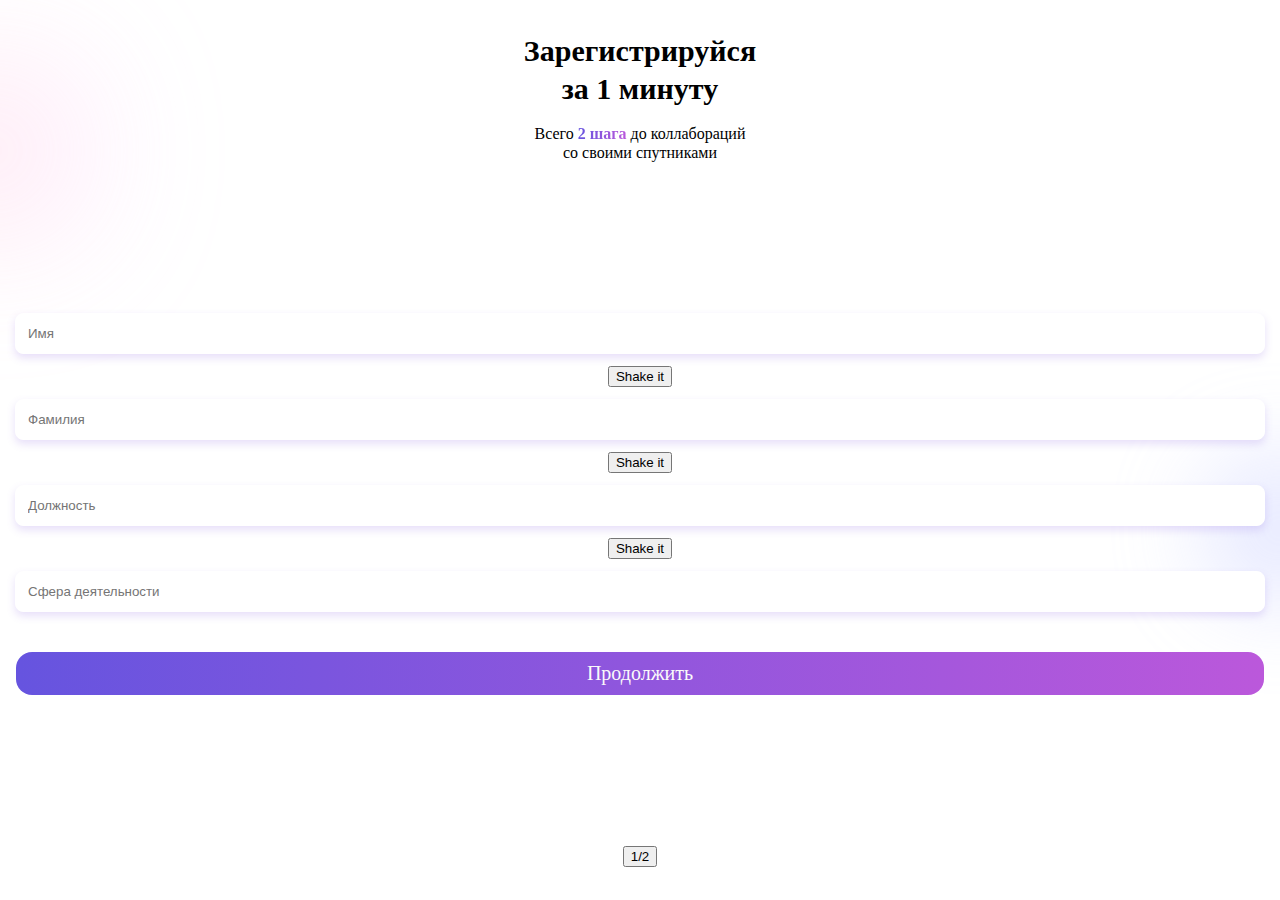
<file: index.html>
<!DOCTYPE html>
<html lang="ru">
<head>
    <meta charset="UTF-8">
    <meta http-equiv="X-UA-Compatible" content="IE=edge">
    <meta name="viewport" content="width=device-width, initial-scale=1.0">
    <link rel="stylesheet" href="main.css">
    <title>Document</title>
</head>
<body>
    <div class="content">
        <div class="absolute1"></div>
        <div class="absolute2"></div>
        <div class="top">
            <div class="title">
                <p>Зарегистрируйся</p>
                <p>за 1 минуту</p>
            </div>
            <div class="top_text">
                <p>Всего <span class="text_gradient">2 шага</span> до коллабораций</p>
                <p>со своими спутниками</p>
            </div>
        </div>
        <div class="middle">
            <div class="phorm">
                <input class="reg_input padding reg_input1" placeholder="Имя" type="text">
                <button class="btn1">Shake it</button>
                <input class="reg_input padding reg_input2" placeholder="Фамилия " type="text">
                <button class="btn2">Shake it</button>
                <input class="reg_input padding reg_input3" placeholder="Должность" type="text">
                <button class="btn3">Shake it</button>
                <input class="reg_input padding reg_input4" placeholder="Сфера деятельности" type="text">
            </div>
            <div class="btn padding">Продолжить</div>
        </div>
        <div class="bottom"><button>1/2</button></div>
    </div>
    <div class="moda1" >
        <div class="middle middle_moda1">
            <div class="nav">
                <img src="back.svg" alt="">
                <p class="nav_text">Выбери свою должность</p>
                <div></div>
            </div>
            <div class="phorm"><input class="reg_input padding" placeholder="Имя" type="text"></div>
            <div class="list">
                <p class="list_element">Дизайнер</p>
                <p class="list_element">Дизайнер</p>
                <p class="list_element">Дизайнер</p>
                <p class="list_element">Дизайнер</p>
            </div>
        </div>
        <div class="bottom"><button>1/2</button></div>
    </div>
    <script>
        const btn = document.querySelector('button'),
        moda1 = document.querySelector('.moda1'),
        content = document.querySelector('.content'),
        Shake1 = document.querySelector('.reg_input1'),
        Shake2 = document.querySelector('.reg_input2'),
        Shake3 = document.querySelector('.reg_input3'),
        ani1 = document.querySelector('.btn1'),
        ani2 = document.querySelector('.btn2'),
        ani3 = document.querySelector('.btn3')
        function modal() {
            moda1.classList.toggle('height')
        }
        function animation1() {
            Shake1.classList.toggle('am1')
        }
        function animation2() {
            Shake2.classList.toggle('am2')
        }
        function animation3() {
            Shake3.classList.toggle('am3')
        }
        ani1.addEventListener('click', () => {
            animation1()
            console.log(123)
        })
        ani2.addEventListener('click', () => {
            animation2()
        })
        ani3.addEventListener('click', () => {
            animation3()
        })
        // btn.addEventListener('click', () => {
        //     modal()
        // })
    </script>
</body>
</html>
</file>
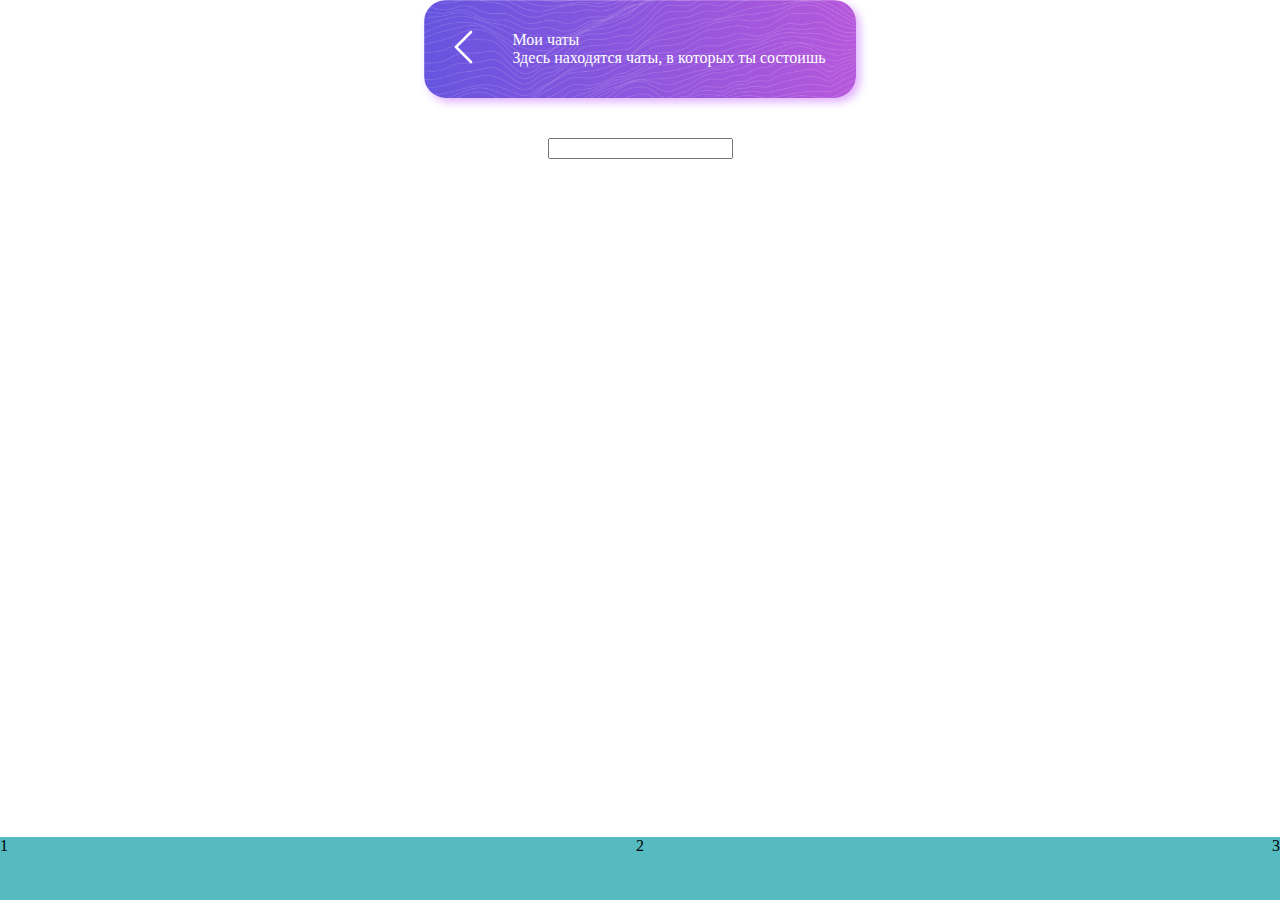
<file: chats.html>
<!DOCTYPE html>
<html lang="ru">
<head>
    <meta charset="UTF-8">
    <meta http-equiv="X-UA-Compatible" content="IE=edge">
    <meta name="viewport" content="width=device-width, initial-scale=1.0">
    <link rel="stylesheet" href="main.css">
    <title>Document</title>
</head>
<body>
    <div class="content">
        <div class="middle">
            <div class="content_head">
                <div><img src="Big_back.svg" alt=""></div>
                <div>
                    <p>Мои чаты</p>
                    <p>Здесь находятся чаты, в которых 
                        ты состоишь</p>
                </div>
            </div>
            <div class="content_input"><input type="text"></div>
            <div class="content_list"></div>
            <div class="content_list_hedden_btn"></div>
            <div class="content_list_hedden"></div>
        </div>
        <div class="footer">
            <div>1</div>
            <div>2</div>
            <div>3</div>
        </div>
    </div>

</body>
</html>
</file>
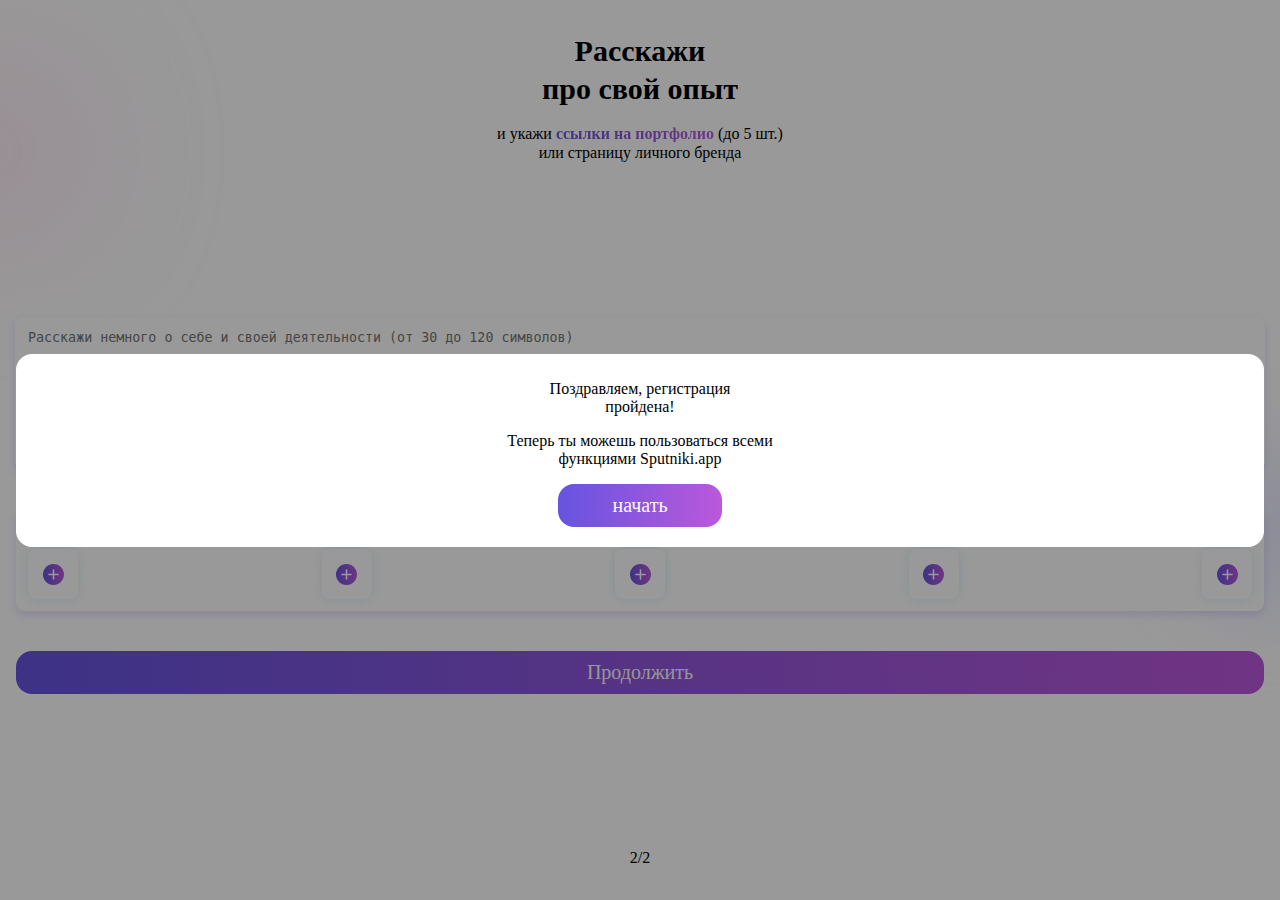
<file: reg2 copy.html>
<!DOCTYPE html>
<html lang="ru">
<head>
    <meta charset="UTF-8">
    <meta http-equiv="X-UA-Compatible" content="IE=edge">
    <meta name="viewport" content="width=device-width, initial-scale=1.0">
    <link rel="stylesheet" href="main.css">
    <title>Document</title>
</head>
<body>
    <div class="content">
        <div class="absolute1"></div>
        <div class="absolute2"></div>
        <div class="reg2_ok">
            <div class="ok_window">
                <div>
                    <p>Поздравляем, регистрация</p>
                    <p>пройдена!</p>
                </div>
                <div>
                    <p>Теперь ты можешь пользоваться всеми</p>
                    <p>функциями Sputniki.app</p>
                </div>
                <div class="btn padding ok_btn">начать</div>
            </div>
        </div>
        <div class="top">
            <div class="title">
                <p>Расскажи</p>
                <p>про свой опыт</p>
            </div>
            <div class="top_text">
                <p>и укажи <span class="text_gradient">ссылки на портфолио</span> (до 5 шт.)</p>
                <p>или страницу личного бренда</p>
            </div>
        </div>
        <div class="middle">
            <div class="phorm">
                <textarea class="reg_input padding textarea"  maxlength = "120" placeholder="Расскажи немного о себе и своей деятельности (от 30 до 120 символов)"></textarea>
            </div>
            <div class="portfolio padding">
                <p>Мои ссылки на портфолио</p>
                <div class="lincks">
                    <div class="linck"><img src="plus.svg" alt=""></div>
                    <div class="linck"><img src="plus.svg" alt=""></div>
                    <div class="linck"><img src="plus.svg" alt=""></div>
                    <div class="linck"><img src="plus.svg" alt=""></div>
                    <div class="linck"><img src="plus.svg" alt=""></div>
                </div>
            </div>
            <div class="btn padding">Продолжить</div>
        </div>
        <div class="bottom">2/2</div>
    </div>
</body>
</html>
</file>
<file: main.css>
body {
    margin: 0;
    overflow-y: auto;
    background: #FFFFFF;
}
p {
    padding: 0;
    margin: 0;
}
.content {
    display: flex;
    flex-direction: column;
    justify-content: space-between;
    height: 100vh;
    align-items: center;
    padding: 0 28px;
    gap: 32px;
    min-height: 590px;
    position: relative;
    overflow: hidden;
    z-index: 1;
}
.absolute1 {
    position: absolute;
    width: 154px;
    height: 145px;
    left: -84px;
    top: 78px;
    background: linear-gradient(87.08deg, #FFC2B1 24.04%, #FFC2FF 56.75%);
    filter: blur(77.9519px);
    opacity: 0.6;
    border-radius: 114.44px;
}
.absolute2 {
    position: absolute;
    width: 156px;
    height: 147px;
    right: -78px;
    top: 455px;
    background: #BEC5FF;
    opacity: 0.4;
    filter: blur(47.0483px);
    border-radius: 69.0709px;
}
.top {
    padding-top: 32px;
    text-align: center;
    display: flex;
    flex-direction: column;
    gap: 16px;
    z-index: 2;
}
.title {
    font-family: 'Inter';
    font-style: normal;
    font-weight: 600;
    font-size: 30px;
    line-height: 38px;
}
.top_text {
    font-family: 'Inter';
    font-style: normal;
    font-weight: 400;
    font-size: 16px;
    line-height: 19px;
}
.middle {
    display: flex;
    flex-direction: column;
    align-items: center;
    width: 100%;
    gap: 40px;
    z-index: 2;
    position: relative;
}
.bottom {
    padding-bottom: 33px;
    z-index: 2;
}

.phorm {
    display: flex;
    flex-direction: column;
    align-items: center;
    gap: 12px;
    width: 100%;
    position: relative;
}
.padding {
    padding: 12px;
}
.reg_input {
    max-width: 100%;
    width: 100%;
    border: 1px solid #FFF;
    box-shadow: 0px 4px 8px rgba(130, 87, 221, 0.19);
    border-radius: 8px;
    resize: none
}
.reg_input:focus {
    outline: none;
    border: 0.5px solid #5D41AB;
}
.textarea {
    height: 126px;
}
.portfolio {
    width: 100%;
    background: #FFFFFF;
    box-shadow: 0px 4px 8px rgba(130, 87, 221, 0.19);
    border-radius: 8px;
    display: flex;
    flex-direction: column;
    gap: 10px;
}
.lincks {
    display: flex;
    justify-content: space-between;
}
.linck {
    width: 50px;
    height: 50px;
    background: #FFFFFF;
    box-shadow: 0px 0px 10px rgba(87, 173, 221, 0.2);
    border-radius: 8px;
    display: flex;
    justify-content: center;
    align-items: center;
}
.btn {
    width: 100%;
    text-align: center;
    background: linear-gradient(90.84deg, #6554DF -0.89%, #BB58DB 100%);
    border-radius: 16px;
    color: #FAFAFA;
    font-weight: 500;
    font-size: 20px;
    line-height: 19px;
}
.text_gradient {
  background: linear-gradient(90.84deg, #6554DF -0.89%, #BB58DB 100%);
  -webkit-background-clip: text;
  -webkit-text-fill-color: transparent;
  font-weight: 700;
  color: #573EB9;
}
.middle_modal {
    gap: 24px;
}
.nav {
    display: flex;
    justify-content: space-between;
    width: 100%;
    margin-top: 20px;
}
.nav_text {
    font-weight: 600;
    font-size: 17px;
    line-height: 22px;
}
.list {
    width: 100%;
}
.list_element {
    border-bottom: 0.3px solid #C6C6C9;
    padding: 12px;
    margin: 0 -10px;
}
.moda1 {
    z-index: 3;
    background: #FFFFFF;
    display: flex;
    flex-direction: column;
    justify-content: space-between;
    height: 0;
    align-items: center;
    padding: 0 28px;
    gap: 32px;
    position: relative;
    overflow: hidden;
}
.height {
    height: 100vh;
    transition: 1s;
    margin-top: -100vh;
}
.reg2_ok {
    position: absolute;
    width: 100%;
    height: 100%;
    background: rgba(0, 0, 0, 0.4);
    z-index: 3;
    display: flex;
    flex-direction: column;
    justify-content: center;
}
.ok_window {
    background: #FFFFFF;
    border-radius: 16px;
    display: flex;
    flex-direction: column;
    justify-content: center;
    align-items: center;
    padding: 26px 12px 20px;
    gap: 16px;
    margin: 0 16px;
    text-align: center;
}
.ok_btn {
    max-width: 140px;
}
.footer {
    position: absolute;
    display: flex;
    justify-content: space-between;
    height: 63px;
    background: #55bbc0;
    width: 100%;
    bottom: 0;
}

.content_head {
    background: url('bg.png');
    background-size: cover;
    box-shadow: 4px 4px 8px rgba(159, 3, 255, 0.31);
    border-radius: 22px;
    display: flex;
    padding: 30px;
    gap: 39px;
    color: #FFFFFF;
    align-items: center;
}
.am1 {
    animation: trans 0.1s both;
    animation-iteration-count: infinite;
    animation-play-state: running;
}
@keyframes trans {
    from {
        transform: rotate(0deg);
    }
    50% {
        transform: rotate(.3deg); 
    }
    to {
        transform: rotate(-.3deg);
    }
}
.am2 {
    animation: trans2 0.1s both;
    animation-iteration-count: infinite;
    animation-play-state: running;
}
@keyframes trans2 {
    from {
        transform: scale(1);
    }
    50% {
        transform: scale(0.97, 0.97); 
    }
    to {
        transform: scale(1);
    }
}
.am3 {
    animation: trans3 1.5s both;
    animation-iteration-count: infinite;
    animation-play-state: running;
}
@keyframes trans3 {
    from {
        transform: scale(1);
    }
    50% {
        transform: scale(0.97, 0.97); 
    }
    to {
        transform: scale(1);
    }
}
</file>
